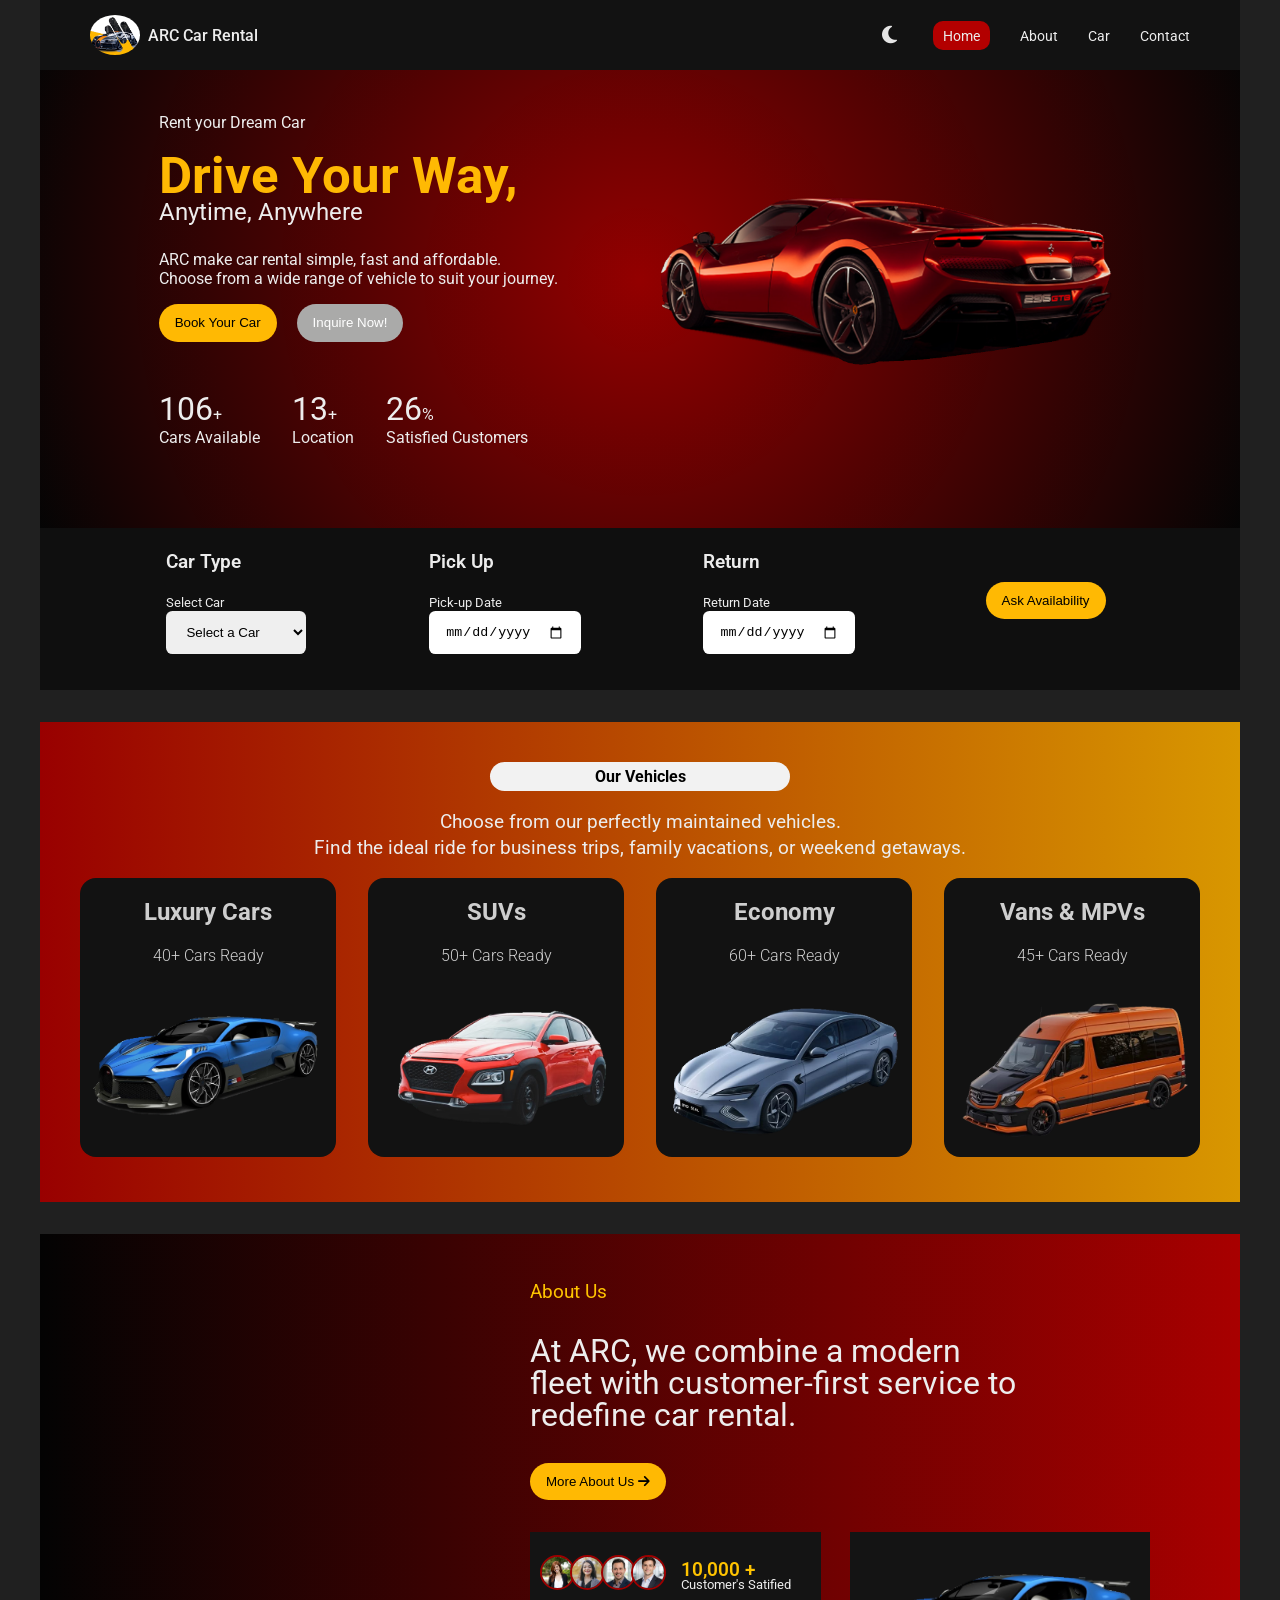
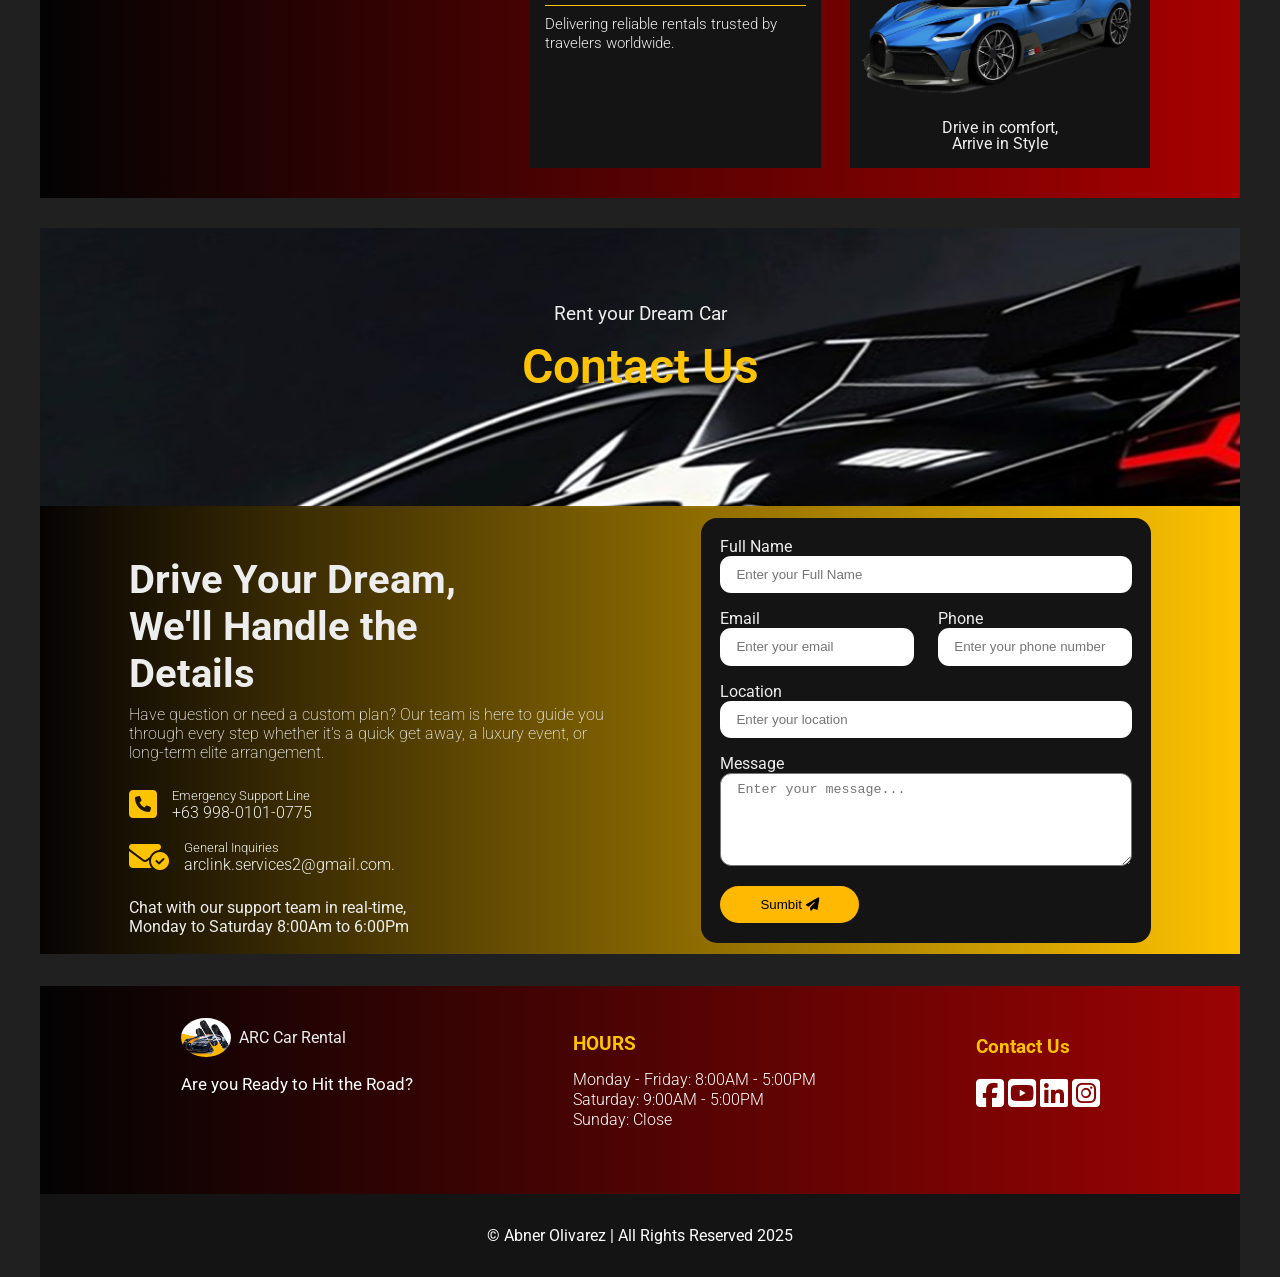
<file: index.html>
<!DOCTYPE html>
<html lang="en">
<head>
    <meta charset="UTF-8">
    <meta name="viewport" content="width=device-width, initial-scale=1.0">
    <title>Rent A Car</title>
    <link rel="stylesheet" href="css/style.css">
    <link rel="stylesheet" href="css/availablecar.css">
    <link rel="stylesheet" href="css/media.css">
    <!-- Your Website Favicon Icon -->
    <link rel="icon" type="image/png" href="image/favcon.png">
    
    <link rel="stylesheet" href="https://cdnjs.cloudflare.com/ajax/libs/font-awesome/6.4.2/css/all.min.css">
    <link href="https://fonts.googleapis.com/css2?family=Montserrat:ital,wght@0,100..900;1,100..900&family=Roboto:ital,wght@0,100..900;1,100..900&display=swap" rel="stylesheet">
</head>
    <!-- Navbar Section -->
    <div class="navbar"></div>

    <!-- Hero Section -->
    <section>
            <div class="hero-container">
                <div class="content">
                    <div class="title">
                        <span class="rent-dreamcar">Rent your Dream Car</span>
                        <h1>Drive Your Way,</h1>
                        <p>Anytime, Anywhere</p>
                        <p class="page-content">ARC make car rental simple, fast and affordable.</p>
                        <p class="page-content">Choose from a wide range of vehicle to suit your journey.</p>

                        <div class="btn-container">
                            <a href="carlist.html">
                                <button class="bookbtn">Book Your Car</button>
                            </a>
                            <a href="#contact">
                                <button class="carlistbtn">Inquire Now!</button>
                            </a>
                        </div>

                        <div class="cars-availability-container">
                            <div class="cars">
                                <span class="cars-number" data-target="400">0</span>+<br>
                                <span>Cars Available</span>
                            </div>
                            <div class="cars">
                                <span class="cars-number" data-target="50">0</span>+<br>
                                <span>Location</span>
                            </div>
                            <div class="cars">
                                <span class="cars-number" data-target="98">0</span>%<br>
                                <span>Satisfied Customers</span>
                            </div>
                        </div>

                    </div>
                    <img src="image/hero-background.png" alt="" class="hero-image">
                    
                </div>
                
            </div>
    </section>

<!-- Rent Information Details  -->
    <section>
        <div class="clientrent-details">
            
                <div class="rent-content">
                
                        <div class="rent-info">
                            <p class="rent-title">Car Type</p>
                            <span>Select Car</span><br>
                            <select name="" id="select" class="select">
                                <option value="">Select a Car</option>
                                <option value="Luxury">Luxury Cars</option>
                                <option value="SUV">SUVs</option>
                                <option value="Economy">Economy Cars</option>
                                <option value="Electric">Electric Cars</option>
                                <option value="Van">Vans & MPVs</option>
                            </select>
                        </div>

                        <div class="rent-info">
                            <P class="rent-title">Pick Up</P>
                            <label>Pick-up Date</label><br>
                            <input type="date" name="pickup-date">
                        </div>

                        <div class="rent-info">
                            <p class="rent-title">Return</p>
                            <label>Return Date</label><br>
                            <input type="date" name="return-date">
                        </div>


                        <div class="popup-message-container">
                            <p class="popup-headtitle"></p>

                            <div>
                                <div class="popup-message">
                                    <!-- Load Image Here -->
                                </div>
                                <i class="fa-solid fa-circle-xmark xmark-icon"></i>
                            </div>
                            
                        </div>

                            
                        
                        <div class="askBtn">
                            <button class="btn availabilityBtn">Ask Availability</button>
                        </div>
                </div>
            
        </div>

    </section>

    <!-- Car Categories Section -->
    <section id="car">
        <div class="cartegory-container">
            <div class="category-title">
                <h2>Our Vehicles</h2>
                <p class="right-car">Choose from our perfectly maintained vehicles.  </p>
                <p>Find the ideal ride for business trips, family vacations, or weekend getaways.</p>
            </div>

            <div class="car-category">
                    <!-- Load Image Here  -->
            </div>
        </div>
    </section>

<!-- About Section -->
    <section id="about">
        <div class="about-container">
            <div class="about-content">
                <video class="about-video" autoplay muted loop playsinline>
                    <source src="image/car/car.mp4" type="video/mp4" class="video-play">
                </video>

                <div class="aboutarc-container">
                    <h2 class="aboutarc">About Us</h2>
                    <p>
                        At ARC, we combine a modern<br> 
                        fleet with customer-first service to<br>
                        redefine car rental.
                    </p>
                    <button class="aboutBtn" onclick="aboutUs()">More About Us
                        <i class="fa-solid fa-arrow-right"></i>
                    </button>

                    <div class="profile-container">

                        <div class="profile-grid">
                            <div class="profile-content">
                                <div class="profile-img">
                                    <div class="flex-image">
                                        <img src="image/profile1.jpg" alt="" class="profile">
                                        <img src="image/profile2.jpg" alt="" class="profile">
                                        <img src="image/profile3.jpg" alt="" class="profile">
                                        <img src="image/profile4.jpg" alt="" class="profile">
                                    </div>
                                    
                                    <p>
                                        <span class="rated">10,000 +</span><br>
                                            Customer's Satified
                                    </p>
                                </div>

                                <div>
                                    <div class="hline"></div>
                                    <span>
                                        Delivering reliable rentals trusted by<br>
                                        travelers worldwide.
                                    </span>
                                </div>
                            </div>
                                
                            
                            <div class="drive-img">
                                <img src="image/car/luxurycar.png" alt="">
                                <p>
                                    Drive in comfort,<br>
                                    Arrive in Style
                                </p>
                            </div>
                        </div>

                        

                    </div>

                </div>
            </div>
        </div>
    </section>


    <!-- Contact Us Section -->
    <section id="contact">
        <div class="contact-container">
            <h3>Rent your Dream Car</h3>
            <p>Contact Us</p>
        </div>

        <!-- Grid portion -->
        <div class="contact-content">
                <div class="contact-title">
                    <p>
                        <span>Drive Your Dream,</span><br>
                        We'll Handle the<br>
                        Details
                    </p>

                    <div class="contact-text">
                        Have question or need a custom plan? Our team is here to guide you<br>
                        through every step whether it's a quick get away, a luxury event, or<br> 
                        long-term elite arrangement.
                    </div>

                    <div class="sub-text">
                        <i class="fa-solid fa-square-phone icon"></i>

                        <div class="text-content">
                            <span class="emergency">Emergency Support Line</span>
                            <p>+63 998-0101-0775</p>
                        </div>
                    </div>

                    <div class="sub-text">
                        <i class="fa-solid fa-envelope-circle-check icon"></i>

                        <div class="text-content">
                            <span class="emergency">General Inquiries</span>
                            <p>arclink.services2@gmail.com.</p>
                        </div>
                    </div>

                        <p class="chat-support">Chat with our support team in real-time,<br> Monday to Saturday 8:00Am to 6:00Pm</p>
                    
                </div>

             <!-- Form Input Section -->
                <div class="form-container">                
                        <form action="">
                            <div class="field-input">
                                <label for="">Full Name</label><br>
                                <input type="text" name="name" class="name" placeholder="Enter your Full Name">
                            </div>

                            <div class="field-cont">
                                <div class="field-input">
                                    <label for="">Email</label><br>
                                    <input type="text" name="email" class="email" placeholder="Enter your email">
                                </div>

                                <div class="field-input">
                                    <label for="">Phone</label><br>
                                    <input type="text" name="phone" placeholder="Enter your phone number">
                                </div>
                            </div>

                            <div class="field-input">
                                <label for="">Location</label><br>
                                <input type="text" name="location" placeholder="Enter your location">
                            </div>

                            <div class="field-input">
                                <label for="">Message</label><br>
                                <textarea type="text" name="message" rows="5" cols="10" placeholder="Enter your message..."></textarea>
                            </div>

                            <button type="submit" class="formBtn">
                                Sumbit <i class="fa-solid fa-paper-plane paper-plane"></i>
                            </button>
                        </form>
                </div>

            
        </div>

    </section>

<!-- Footer Section -->
    <div class="footer"></div>

    <script src="js/navbar.js"></script>
    <script src="js/script.js"></script>
    <script src="js/like.js"></script>
    
    

    
</body>
</html>
</file>
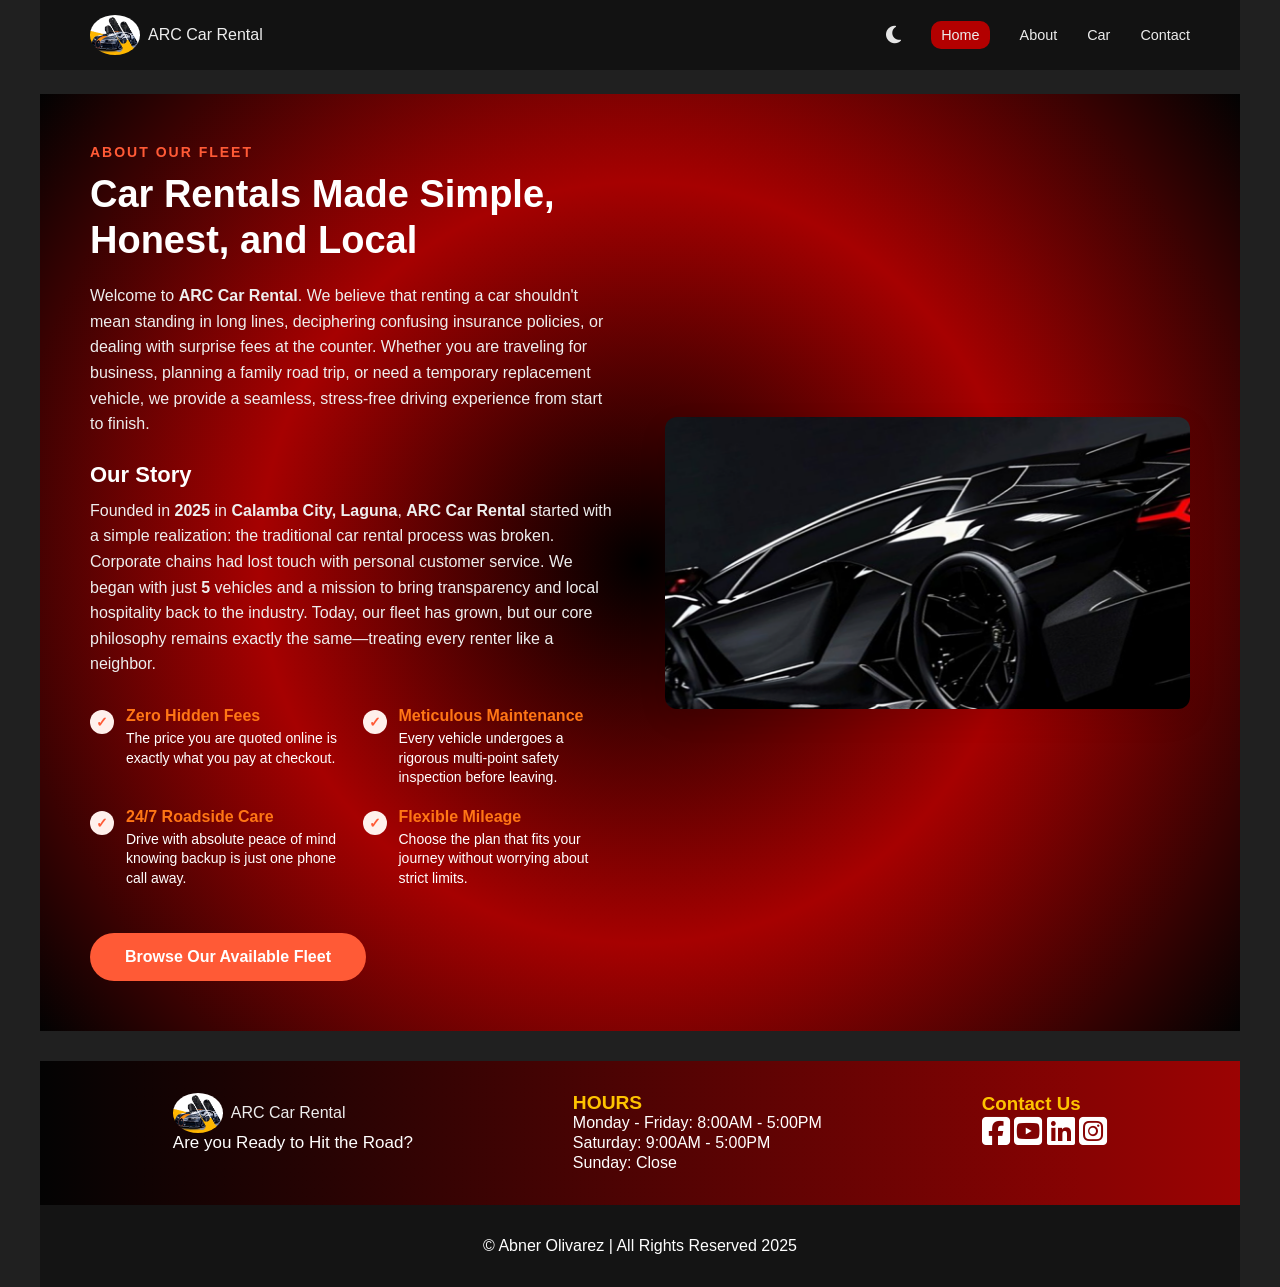
<file: about.html>
<!DOCTYPE html>
<html lang="en">
<head>
    <meta charset="UTF-8">
    <meta name="viewport" content="width=device-width, initial-scale=1.0">
    <title>Car Catalog</title>
 <!-- Your Website Favicon Icon -->
    <link rel="icon" type="image/png" href="image/favcon.png">
    <!-- <link rel="stylesheet" href="style.css"> -->
    <link rel="stylesheet" href="css/about.css">
</head>
<body>
 
 <!-- Navbar Section -->
<div class="navbar"></div>


<section class="about-section">
    <div class="aboutUs-container">
        
        <!-- Left Column: Written Content -->
        <div class="aboutUs-content">
            <span class="about-subtitle">ABOUT OUR FLEET</span>
            <h1 class="about-title">Car Rentals Made Simple, Honest, and Local</h1>
            
            <p class="about-description">
                Welcome to <strong>ARC Car Rental</strong>. We believe that renting a car shouldn't mean standing in long lines, deciphering confusing insurance policies, or dealing with surprise fees at the counter. Whether you are traveling for business, planning a family road trip, or need a temporary replacement vehicle, we provide a seamless, stress-free driving experience from start to finish.
            </p>
            
            <h3 class="story-title">Our Story</h3>
            <p class="about-description">
                Founded in <strong>2025</strong> in <strong>Calamba City, Laguna</strong>, <strong>ARC Car Rental</strong> started with a simple realization: the traditional car rental process was broken. Corporate chains had lost touch with personal customer service. We began with just <strong>5</strong> vehicles and a mission to bring transparency and local hospitality back to the industry. Today, our fleet has grown, but our core philosophy remains exactly the same—treating every renter like a neighbor.
            </p>

            <!-- 2x2 Custom Grid for Pillars -->
            <div class="pillars-grid">
                <div class="pillar-card">
                    <span class="pillar-icon">✓</span>
                    <div class="pillar-text">
                        <h4>Zero Hidden Fees</h4>
                        <p>The price you are quoted online is exactly what you pay at checkout.</p>
                    </div>
                </div>
                <div class="pillar-card">
                    <span class="pillar-icon">✓</span>
                    <div class="pillar-text">
                        <h4>Meticulous Maintenance</h4>
                        <p>Every vehicle undergoes a rigorous multi-point safety inspection before leaving.</p>
                    </div>
                </div>
                <div class="pillar-card">
                    <span class="pillar-icon">✓</span>
                    <div class="pillar-text">
                        <h4>24/7 Roadside Care</h4>
                        <p>Drive with absolute peace of mind knowing backup is just one phone call away.</p>
                    </div>
                </div>
                <div class="pillar-card">
                    <span class="pillar-icon">✓</span>
                    <div class="pillar-text">
                        <h4>Flexible Mileage</h4>
                        <p>Choose the plan that fits your journey without worrying about strict limits.</p>
                    </div>
                </div>
            </div>

            <a href="carlist.html" class="about-btn">Browse Our Available Fleet</a>
        </div>

        <!-- Right Column: Visual Media Box -->
        <div class="about-media">
            <img src="image/car/aboutcar.png" alt="Our Rental Fleet" class="about-img">
        </div>

    </div>
</section>


<!-- Footer Section -->
    <div class="footer"></div>

    <script src="js/navbar.js"></script>


</body>
</html>
</file>
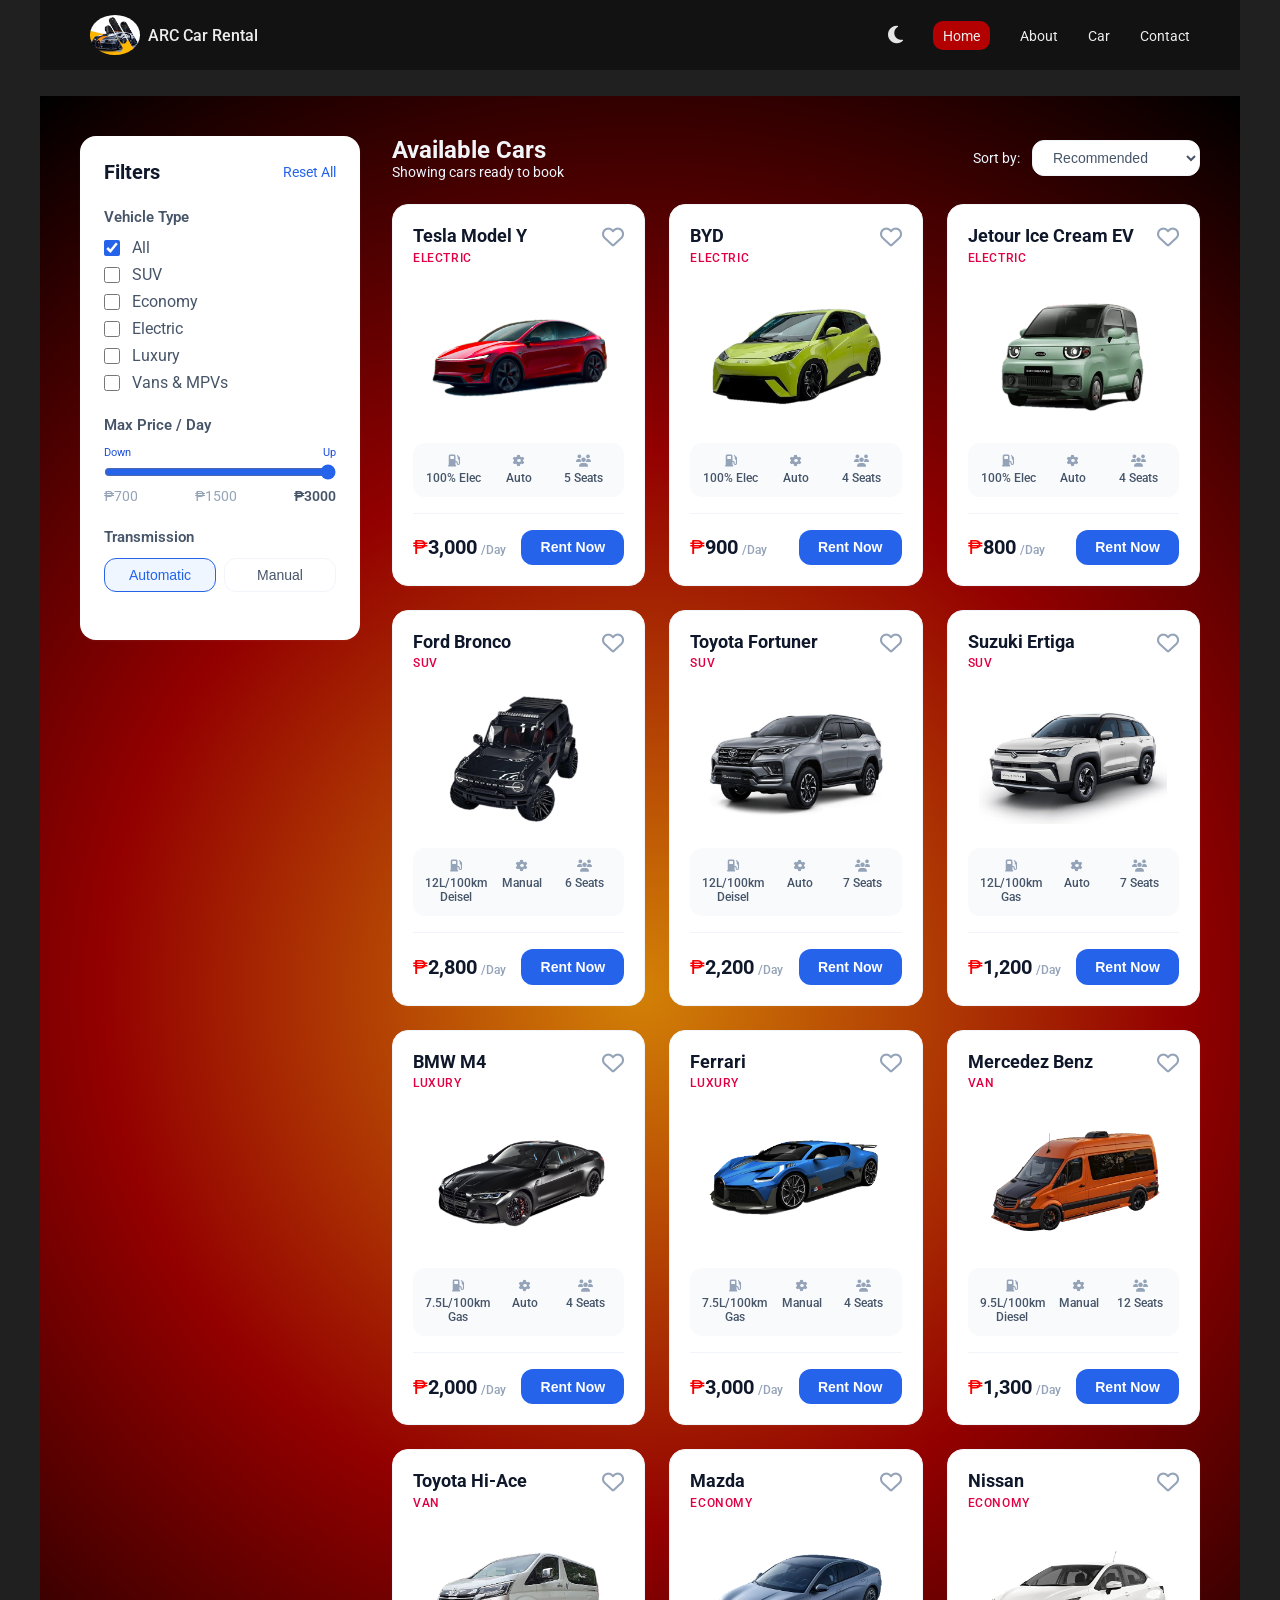
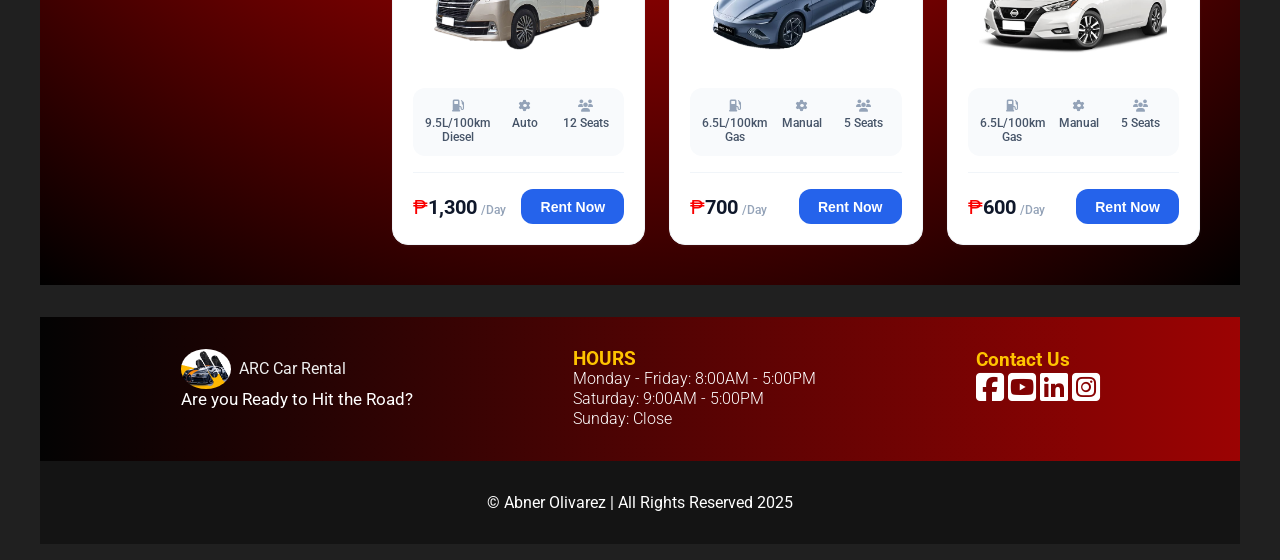
<file: carlist.html>
<!DOCTYPE html>
<html lang="en">
<head>
    <meta charset="UTF-8">
    <meta name="viewport" content="width=device-width, initial-scale=1.0">
    <title>Car Catalog</title>
   <!-- Your Website Favicon Icon -->
    <link rel="icon" type="image/png" href="image/favcon.png">
    
    <link rel="stylesheet" href="css/carlist.css">
</head>
<body>

<!-- Navbar Section -->
    <div class="navbar"></div>


    <div class="container">
        
        <!-- Filter Sidebar -->
        <aside class="sidebar">
            <div class="sidebar-header">
                <h2>Filters</h2>
                <span class="reset-btn">Reset All</span>
            </div>
            
            <!-- Vehicle Type -->
            <div class="filter-group">
                <h3>Vehicle Type</h3>
                <div class="checkbox-list">
                    <label class="checkbox-item">
                        <input type="checkbox" checked class="check-item" value="all"> All
                    </label>
                    
                    <label class="checkbox-item">
                        <input type="checkbox" class="check-item" value="SUV"> SUV
                    </label>

                    <label class="checkbox-item">
                        <input type="checkbox" class="check-item" value="Economy"> Economy
                    </label>

                    <label class="checkbox-item">
                        <input type="checkbox" class="check-item" value="Electric"> Electric
                    </label>

                    <label class="checkbox-item">
                        <input type="checkbox" class="check-item" value="Luxury"> Luxury
                    </label>

                    <label class="checkbox-item">
                        <input type="checkbox" class="check-item" value="Van"> Vans & MPVs
                    </label>
                </div>
            </div>

            <!-- Price Range -->
            <div class="filter-group">
                <h3>Max Price / Day</h3>
                <div class="slider-labels">
                    <span class="minus">Down</span>
                    <span class="plus">Up</span>
                </div>
                <input type="range" min="700" max="3000" value="3000" class="price-slider">
                <div class="slider-labels">
                    <span>₱700</span>
                    <span>₱1500</span>
                    <span class="current-price">₱3000</span>
                    
                </div>
            </div>

            <!-- Transmission -->
            <div class="filter-group">
                <h3>Transmission</h3>
                <div class="toggle-buttons">
                    <button class="toggle-btn active" data-transmissiontype="Auto">Automatic</button>
                    <button class="toggle-btn" data-transmissiontype="Manual">Manual</button>
                </div>
            </div>
        </aside>

        <!-- Main Content -->
        <main class="main-content">
            <!-- Top Bar -->
            <div class="top-bar">
                <div class="top-bar-title">
                    <h1>Available Cars</h1>
                    <p>Showing cars ready to book</p>
                </div>
                <div class="sort-container">
                    <span class="sort-label">Sort by:</span>
                    <select class="sort-select">
                        <option value="recommended">Recommended</option>
                        <option value="low-high">Price: Low to High</option>
                        <option value="high-low">Price: High to Low</option>
                        <option vlaue="top-rated">Top Rated</option>
                    </select>
                </div>
            </div>

            <!-- Loading Animation -->
            <div class="loading" style="display:none;">
                <div class="spinner"></div>
            </div>

            <!-- Car Grid -->
            <div class="car-grid">
                <!--Image Load Here  -->
            </div>

        </main>
    </div>

<!-- Fill Up Form for Rental -->
<div class="rental-modal">
    <div class="modal-content">

        <div class="modal-header">
            <h2>Please Fill Up Car Rental Form</h2>
            <button class="close-modal">&times;</button>
        </div>

        <div class="modal-body">
            <form action="">
                    <div class="input-group">
                        <label>Full Name</label>
                        <input type="text" class="name" name="name" placeholder="Enter your full name">
                    </div>

                    <div class="phone-email-container">
                        <div class="input-group">
                            <label>Email Address</label>
                            <input type="email" class="email" name="email" placeholder="Enter your email">
                        </div>

                        <div class="input-group">
                            <label>Phone Number</label>
                            <input type="tel" class="phone" name="phone" placeholder="09XXXXXXXXX">
                        </div>
                    </div>

                    <div class="date-grid">

                        <div class="input-group">
                            <label>Pickup Date</label>
                            <input type="date" name="pickupdate" class="pickup-date">
                        </div>

                        <div class="input-group">
                            <label>Return Date</label>
                            <input type="date" name="returndate" class="return-date">
                        </div>

                    </div>

                    <div class="input-group">
                        <label>Additional Notes</label>
                        <textarea name="message" rows="4" placeholder="Special requests..."></textarea>
                    </div>

                    
                    <div class="mode-container">
                        <h5>Mode Of Payment</h5>
                        <div class="mode-grid">
                            <div class="payment-option">
                                    <input type="radio" id="maya" name="payment" hidden>
                                    <label for="maya" class="payment-card">
                                        <img src="image/mayalogo.png" alt="Maya">
                                        <i class="fa-solid fa-circle-check check-icon"></i>
                                    </label>
                                </div>

                                <div class="payment-option">
                                    <input type="radio" id="gcash" name="payment" hidden>
                                    <label for="gcash" class="payment-card">
                                        <img src="image/gcashlogo.png" alt="GCash">
                                        <i class="fa-solid fa-circle-check check-icon"></i>
                                    </label>
                                </div>

                                <div class="payment-option">
                                    <input type="radio" id="visa" name="payment" hidden>
                                    <label for="visa" class="payment-card">
                                        <img src="image/visacard.png" alt="Visa">
                                        <i class="fa-solid fa-circle-check check-icon"></i>
                                    </label>
                                </div>
                        </div>
                    </div>

                </div>

                <div class="modal-footer">
                    <button class="cancel-btn">Cancel</button>
                    <button type="submit" class="confirm-btn">Confirm Rental</button>
                </div>
        </form>
    </div>
</div>


    <!-- Footer Section -->
    <div class="footer"></div>


    <script src="js/navbar.js"></script>
    <script src="js/carlist.js"></script>
    <script src="js/like.js"></script>



</body>
</html>
</file>
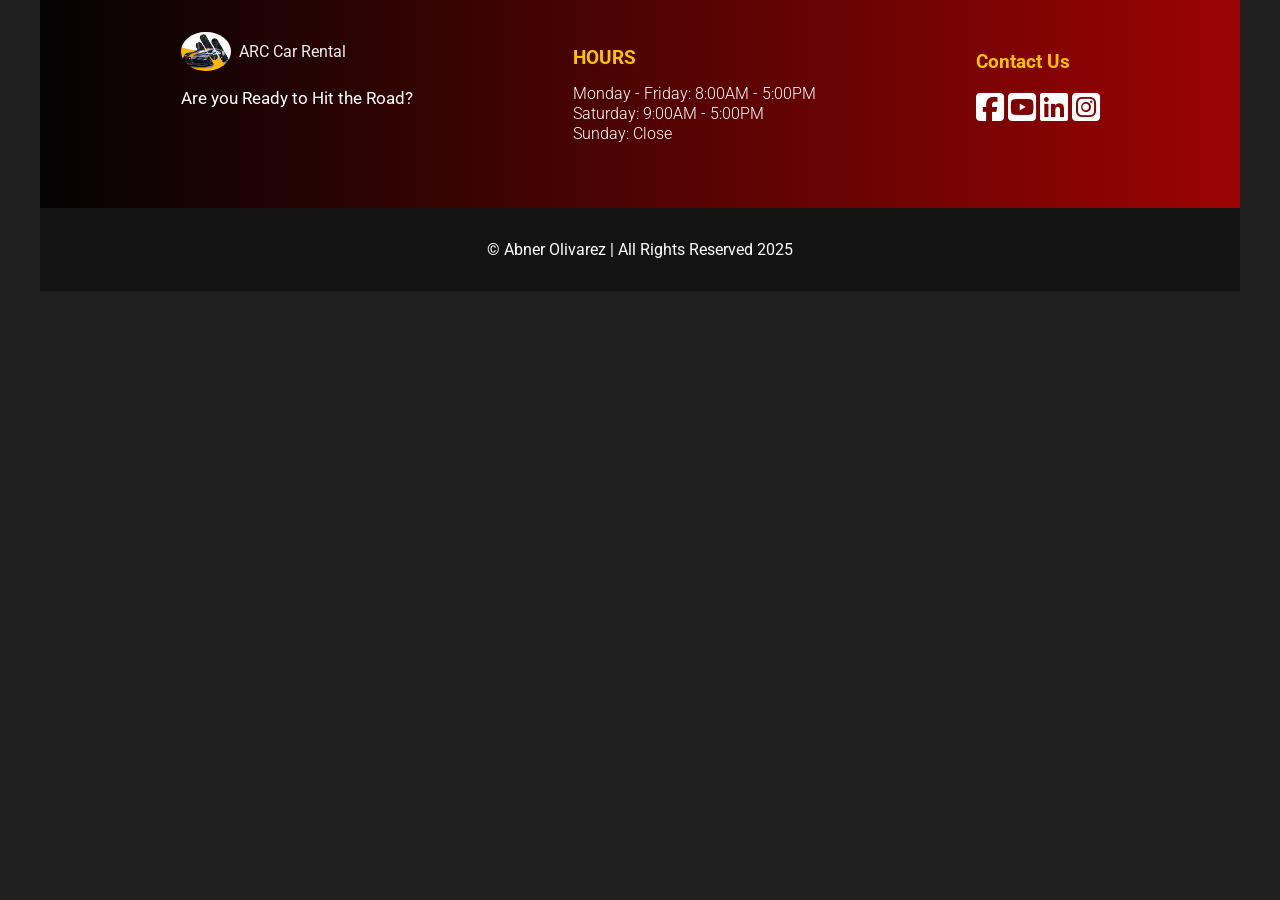
<file: footer.html>
<!DOCTYPE html>
<html lang="en">
<head>
    <meta charset="UTF-8">
    <meta name="viewport" content="width=device-width, initial-scale=1.0">
    <title>Rent A Car</title>
    <link rel="stylesheet" href="css/style.css">
    <link rel="stylesheet" href="css/media.css">
    <link rel="stylesheet" href="https://cdnjs.cloudflare.com/ajax/libs/font-awesome/6.4.2/css/all.min.css">
    <link href="https://fonts.googleapis.com/css2?family=Montserrat:ital,wght@0,100..900;1,100..900&family=Roboto:ital,wght@0,100..900;1,100..900&display=swap" rel="stylesheet">
</head>
<body>

<footer class="footer-container">
      <div class="footer-content">
          <div class="home">
                <a href="index.html" class="arc">
                    <img src="image/carslogo.png" alt="logo restaurant" class="footer-logo">
                    <span >ARC Car Rental</span>
                </a>
                <p>Are you Ready to Hit the Road?</p>
          </div>
          
          <div class="hours">
            <h2>HOURS</h2>
            <p>
                Monday - Friday: 8:00AM - 5:00PM<br>
                Saturday: 9:00AM - 5:00PM<br>
                Sunday: Close
            </p>
          </div>
          
          <div class="socialmedia-icon">
            <h3>Contact Us</h3>
            <a href="#"><i class="fa-brands fa-square-facebook"></i></a>
            <a href="#"><i class="fa-brands fa-square-youtube"></i></a>
            <a href="#"><i class="fa-brands fa-linkedin"></i></a>
            <a href="#"><i class="fa-brands fa-square-instagram"></i> </a>
          </div>
      </div> 
       <p class="footer_copy">&#169; Abner Olivarez | All Rights Reserved 2025</p> 
    </footer>

    <script src="js/navbar.js"></script>

</body>
</html>
</file>
<file: css/style.css>
*{
  box-sizing: border-box;
}
html {
  scroll-behavior: smooth;
}
img{
    max-width: 100%;
    height: auto;
}

/* =======Dark Mode Default Setting====== */
body {
  margin: 0;
  font-family: Roboto, sans-serif;
  background-color: #000000df;
  font-optical-sizing: auto;
}


/* ====Light Mode Section==== */
body.light-mode{
    background: #fff;
    color: #222;

    .car-card{
        background: #fff;
        color: #222;
    }

    .navbar-container{
        background: #e7e7e7;

        .navbar-links li a{
            color: #000;
        }
        .company-name{
            color: #000;
        }
    }

    .dark-mode{
        color: #000;
    }

    .footer_copy{
        background-color: #e7e7e7;
        color: #000;
    }
    .burger-Menubtn{
        background-color: #000;
    }

    .clientrent-details{
        background-color: #e7e7e7;
    }
    .rent-info{color:#000000;}

    .carImage-container{
        background-color: #e2e2e2;

        h1,p{color:#000}
    }

    /* have an issue in this part can't change the background in light mode  */
    .profile-grid{
        .profile-content, .drive-img{
            background-color: #e2e2e2;
            
        }
    }

    .form-container{
        background-color: #cccccc;
        label{
            color: #000;
        }
        
    }
    
    

}
/* ============================================== */


/* =======Navbar Section========= */
.navbar-container{
    width: min(1200px, 100%);
    height: 70px;
    margin: 0 auto;
    background-color: #121212;

    position: fixed;
    top:0;
    left: 50%;
    transform: translateX(-50%);

    display: flex;
    justify-content: space-between;
    align-items: center;
    padding: 0 50px;
    z-index: 100;
}

.navcarlogo-container{
    display: flex;
    align-items: center;
    color: #cecece;
    gap: 10px;

    .company-name{
        font-weight: 500;  
    }

    .arc{
        display: flex;
        align-items: center;
        text-decoration: none;
        color: #ededed;
        gap: .5rem;
    }
}
.navbar-logo{
    width: 50px;
    border-radius: 50%;
    cursor: pointer;
}

/* Burger Menu Button for Small Device */
.burgerBtn-container{
    display: none;
}

.burger-Menubtn{
    background-color: #e0e0e0;
    width: 25px;
    height: 4px;

    border-radius: 5px;
    margin-bottom: 5px;
    z-index: 2;
    cursor: pointer;
    transition: all .3s ease-in-out;
}
.darkmode-container{
    display: flex;
    justify-content: flex-end;
    
    .dark-mode{
        color: #e5e5e5;
        font-size: 20px;
        cursor: pointer;
    }
}

.navbar-links{
    display: flex;
    list-style: none;
    gap: 30px;
    align-items: center;

    .theme-btn{
        background-color: transparent;
        border: none;
    }
}


.navbar-links li a{
    text-decoration: none;
    color: #ececec;
    font-size: .9rem;
    align-items: center;
    transition: all .3s ease-in-out;
    &:hover{
        color: #e1e0e0;
    }
}

.nav-menu.active{
    background-color: #b30000;
    padding: 5px 10px;
    border-radius: 10px;
    
    &:hover{
        background-color: #cb0000;
        /* box-shadow: 0 4px 12px rgba(252, 128, 50, 0.5);
        transform: translateY(-2px); */
    }
}
/* ================================================================ */

/* Hero Section */
.hero-container{
    width: min(1200px, 100%);
    margin: 30px auto;

    height: 500px;
    /* background: linear-gradient(
        90deg,
        #040404 0%,
        #750000 50%,
        #141414 100%
        ); */

        background: radial-gradient(circle,#930000, #000000db);

    display: flex;
    align-items: center;
    padding: 40px;
   

    .content{
        display: flex;
        justify-content: space-evenly;
        width: 100%;
        color: #ededed;
        align-items: center;
    }

    .title{
        padding: 10px 15px;
    }

    h1{
        color: #ffb903;
        font-size: 3.2rem;
        margin-top: .8rem;
        margin-bottom: -2rem;
    }

    p{
        font-size: 1.5rem;
    }

    .page-content{
        font-size: 1rem;
        margin-bottom: -1rem;
        
    }
    .btn-container{
        margin-top: 2rem;
        margin-bottom: 3rem;
       
    }

    .btn-container a{
         text-decoration: none;
    }

    .bookbtn{
        padding:.7rem 1rem;
        border-radius: 1.5rem;
        
        background-color:#ffb903;
        border: none;
        cursor: pointer;
        &:hover{
            background-color:#ffc942;
        }
    }
    .carlistbtn{
        padding:.7rem 1rem;
        border-radius: 1.5rem;
         color: #fff;
        background-color:#aaaaa9;
        margin: 0 1rem;
        border: none;
        cursor: pointer;
        &:hover{
            background-color:#dbdbdb;
            color: #121212;
        }
    }

    .hero-image{
        width:100%;
        max-width: 500px;
        height: auto;
        object-fit: cover;
        display: block;
    }

    .cars-availability-container{
        display: flex;
        gap: 2rem;

       
        .cars-number{
            font-size: 2rem;
            
        }
    }
    

}
/* =========================================================== */

/* Client Rent Details Section */
.clientrent-details{
    width: min(1200px, 100%);
    margin: 0 auto;

    background-color: #0f0f0f;
    padding: 50px;
    margin-bottom: 2rem;
    padding: 0 40px;
    

    .rent-content{
        display: flex;
        justify-content: space-around;
        padding: 25px;
        margin-top: -2rem;
    }
    .rent-info{
        color: #ececec;
        margin-top: -1.4rem;
        
    }
    .rent-info input, .select{
        padding: .8rem 1rem;
        border-radius: .4rem;
        margin-bottom: .7rem;
        border: none;
        
    }
    
    .rent-info span, .rent-info label{
        font-size: .8rem;
        padding: .5rem 0;
    }
    .rent-title{
        font-size: 1.2rem;
        font-weight: 600;
    }
    
    .askBtn{
        padding: 1.8rem  .5rem;
    }

    

    .askBtn button{
        padding:.7rem 1rem;
        border-radius: 1.5rem;
        background-color:#ffb903;
        border: none;
        cursor: pointer;
        &:hover{
            background-color:#ffc942;
        }
    }

  
}

/* Car Category Section */

.cartegory-container{
    width: min(1200px, 100%);
    margin: 0 auto;
    
    background:linear-gradient(
        90deg,
        #990000 0%,
        #d89700 100%,
        #940000 100%
     );

    text-align: center;
    padding: 40px;
    margin-bottom: 2rem;

     

     .category-title{
        color: #ececec;
        align-items: center;
     }

    h2{
        color: #000;
        background-color: #f2f2f2;
        width: min(300px, 100%);
        font-size: 1rem;
        padding: .3rem;
        border-radius: 1rem;
        margin: auto;
    }
    .right-car{
        margin-bottom: -1rem;
        
    }
    p{
        font-size: 1.2rem;
        font-weight: 400;
    }

    .car-category{
        display: grid;
        grid-template-columns: repeat(auto-fit, minmax(220px, 1fr));
        gap: 2rem;
       
        
    }

    .carImage-container{
        background-color: #121212;
        border-radius: 1rem;
        color: #cecece;
        cursor: pointer;
        transition: all .3s ease-in-out;

        &:hover{
            transform: scale(1.1);
            box-shadow: 0 8px 25px rgba(255, 255, 255, 0.951); 
               
        }

        a{
            text-decoration: none;
            color: #cecece;
        }
        

        h1{
            font-size: 1.5rem;
        }       
        p{
            font-size: 1rem;
            font-weight: 300;
        }
        img{
            width: 250px;
            min-height: auto;
        }
    }

}

/* About Section */
.about-container{
    width: min(1200px, 100%);
    margin: 30px  auto;
    padding: 0 50px;
    background:linear-gradient(
        90deg,
        #030303 0%,
        #a80000 100%,
        #fec300 80%
     );
     

   .about-video{
        width: min(350px,100%);
        min-height: 250px;
        display: block;
        overflow: hidden;
    }

    .about-content{
        display: flex;
        justify-content: space-between;
    }

    .aboutarc-container{
        width: min(700px, 100%);
        padding: 30px 40px;
        

        .aboutarc{
            color: #fec300;
            font-weight: 400;
            font-size: 1.2rem;
            
        }
        p{
            color: #ededed;
            font-size: clamp(25px, 8vw, 32px);
            line-height: 1;
        }

        .aboutBtn{
            padding:.7rem 1rem;
            border-radius: 1.5rem;
            background-color:#ffb903;
            border: none;
            cursor: pointer;
            margin-bottom: 2rem;
            &:hover{
                background-color:#ffc942;
            }
        }

        .profile-container{

                .profile-grid{
                    display: flex;
                    justify-content: space-between;

                .profile-content{
                    background-color: #141414;
                    padding: 15px;
                        
                                .profile-img{
                                    display: flex;
                                    width: min(700px, 100%);
                                }
                                .flex-image{
                                    display: flex;
                                    margin: .5rem 0;
                                    
                                }
                            
                                .profile{
                                    width: 100%;
                                    max-width: 35px;
                                    height: 35px;
                                    border-radius: 50%;
                                    margin-left: -.3rem;
                                    border: 2px solid #9d0000;
                                }
                                .rated{
                                    color: #fec300;
                                    font-size: 1.2rem;
                                    font-weight: 600;
                                    
                                }

                                p{
                                    font-size: .8rem;
                                    padding: 0 15px;
                                }


                                 .hline{
                                    border-top: 1px solid #fec300;
                                    margin-bottom: .5rem;
                                 }

                                 span{
                                    color: #ededed;
                                    font-weight: 300;
                                    font-size: clamp(15px, 8vw, 15px);
                                    };
                            }

                 .drive-img{
                    background-color: #141414;
                    text-align: center;
                    gap: 2rem;
                }

                img{
                    width: 100%;
                    max-width: 300px;
                    margin-bottom: -2.5rem;
                }

                p{
                    font-size: 1rem;
                }
                
            }

           

           

        }

        
        
    }
}


/* Contact Section */
.contact-container{
    position: relative;
    width: min(1200px, 100%);
    margin: 0 auto;
    background-image: url(../image/car/aboutcar.png);
    min-height: 280px;
    background-size: cover;
    margin-bottom: -.1rem;
    z-index: -1;

            h3{
                color: #ededed;
                position: absolute;
                top: 20%;
                left: 50%;
                transform: translate(-50%);
                font-weight: 400;
            }

            p{
                position: absolute;
                top: 22%;
                left: 50%;
                transform: translate(-50%);
                color: #fec300;
                font-size: 3rem;
                font-weight: 600;
                
            }
    
    }


.contact-content{
        display: flex;
        justify-content: space-around;
        align-items: center;
        
        width: min(1200px, 100%);
        margin: 0 auto;
        background: linear-gradient(
        90deg,
        #030000e8 0%,
        #fec300 100%,
        #010000e8 100%
        );
        padding: 10px 40px;
        margin-bottom: 2rem;

        p{
            color: #ededed;
            font-size: 2.5rem;
            font-weight: 700;
            margin-bottom: .5rem;
        }
        .contact-text{
            color: #ededed;
            font-weight: 200;
            margin-bottom: 1rem;
        }

        .sub-text{
            display: flex;
            align-items: center;   /* Vertically center the icon */
            gap: 15px;             /* Space between icon and text */
        }

        .text-content{
            display: flex;
            flex-direction: column; /* Stack the two text lines */
            color: #ededed;
            margin-top: .6rem;
        }

        .icon{
            color: #fec300;
            font-size: 2rem;
        }

        .emergency{
            font-weight: 300;
            font-size: .8rem;
            margin-bottom: -1rem;
        }

        
        .sub-text p{
            font-size: 1rem;
            font-weight: 300;
        }

        .chat-support{
            font-size: 1rem;
            font-weight: 400;
        }

        /* Form Container */
        .form-container{
            background-color: #141414;
            padding: 1.2rem;
            width: min(450px, 100%);
            border-radius: 1rem;
        }
        .field-cont{
            display: flex;
            gap: 1.5rem;
        }

        .field-input{
             margin-bottom: 1rem;
             color: #ededed;
        }
        .field-input input{
            padding: .7rem 1rem;
            border-radius: .7rem;
            border: none;
            width: 100%;
        }
        .field-input textarea{
            width: 100%;
            border-radius: .7rem;
            padding: .5rem 1rem;
        }

        .formBtn{
            padding:.7rem 2.5rem;
            border-radius: 1.5rem;
            background-color:#ffb903;
            border: none;
            cursor: pointer;
            transition: all .3s ease-in-out;
            &:hover{
                background-color:#ffc942;
                color: #212121;
            }
        }
        
    }





/* Footer Section */
.footer-container{
    width: min(1200px, 100%);
    margin: 0 auto;
    background: linear-gradient(
    90deg,
        #030303 0%,
        #a80000e8 100%,
        #ffc400 100%
  );
}

.footer-container .footer-content{
  display: flex;
  justify-content: center;
  gap: 10rem;
  padding: 2rem;
  color: #fff;
  font-size: 1rem;
}

.footer-logo{
    width: 50px;
    border-radius: 50%;
}

.home .arc{
    display: flex;
    align-items: center;
    text-decoration: none;
    color: #ededed;
    gap: .5rem;
}
.home p{
    font-size: clamp(10px, 8vw, 17px);
}

/* Icon Section FB YT LINKIN Instagram */

.fa-square-facebook {
 
  transition: all .3s ease;
  cursor: pointer;
}
.fa-square-facebook:hover{
  color: #0059ff;
  
}
.fa-square-youtube{
  
  transition: all .3s ease;
  cursor: pointer;
}
.fa-square-youtube:hover{
  color: #ff1e00;
  
}
.fa-linkedin{
  
  transition: all .3s ease;
  cursor: pointer;
}
.fa-linkedin:hover{
  color: #5c8de9;
  
}
.fa-square-instagram{
  
  transition: all .3s ease;
  cursor: pointer;
}
.fa-square-instagram:hover{
  color: #e60f93;
 
}

.socialmedia-icon h3{
  color: #fec300;
}

.socialmedia-icon i{
  font-size: 2rem;
  color: #ffff;
}

footer .home h1, footer .home h3, footer .hours h2{
  font-size: 1.2rem;
  color: #fec300;
}
footer .home a{
  cursor: pointer;
}
.hours{
    line-height: 20px;
    font-weight: 300;
}

footer .footer_copy{
  text-align: center;
  background-color: #141414;
  color: #fff;
  padding:2rem;
  margin-bottom: -1rem;
}
</file>
<file: css/availablecar.css>
/* Container for available cars */

.popup-message-container{
        display: none;
        width: 100%;
        max-width: 700px;
        min-height: 400px;
        
        background-color: #cecece;
        overflow-y: scroll;
        position: absolute;
        top: 45%;
        left: 50%;
        transform: translate(-50%, -50%);

        border-radius: 15px;

        text-align: center;
        
    }

    .popup-message-container.show{
        display: block;
    }
    
    .popup-headtitle{
        display: flex;
        justify-content: center;
       
        position: absolute;
        top: 50%;
        left: 38%;
    }
    .popup-headtitle.show{
        display: none;
    }

    .popup-message{
        display: grid;
        grid-template-columns: 1fr 1fr;
        
        
        padding: 20px;
        height:60vh;
        font-size: 20px;
        gap:15px;
    }
    
    

    .xmark-icon{
        position: absolute;
        top: 2%;
        right: 0;
        transform: translate(-50%);

        font-size: 20px;
        color: #000000;
        cursor: pointer;
        transition: all .3s ease-in;
        &:hover{color: #b71500;}
    }



/* Car Card */
.car-card {
    
    background: #fff;
    border-radius: 15px;
    padding: 1rem;
    box-shadow: 0 5px 15px rgba(0,0,0,0.12);
    transition: .3s ease;
}

.car-card:hover {
    transform: translateY(-5px);
}


/* Card body */
.card-body {
    padding: 15px;
   
}


/* Header */
.card-header {
    display: flex;
    justify-content: space-between;
    align-items: flex-start;
}


.car-title {
    font-size: 18px;
    margin: 0;
    font-weight: 700;
}

.text-muted{color: #999;}





.car-category {
    margin: 5px 0;
    color: #ff0000;
    font-size: 14px;
    font-weight: 500;
}


/* Heart button */
.heart-btn{
    border: none;
    background: transparent;
    cursor: pointer;
    font-size: 22px;
}

.heart-btn i{
    transition: .3s;
}

.heart-btn i.fa-solid{
    color: red;
}

.favorite-container{
    position: relative;
    display: inline-block;

}

/* Pop animation */
.floating-heart{
    position: absolute;
    left: 50%;
    top: 10px;

    color: #ff3b5c;
    font-size: 20px;

    pointer-events: none;
    opacity: 0;

    transform: translateX(-50%) scale(.2);
}

.floating-heart.animate{
    animation: floatHeart .9s ease-out forwards;
}

@keyframes floatHeart{

    0%{
        opacity: 0;
        transform: translateX(-50%) translateY(0) scale(.2);
    }

    20%{
        opacity: 1;
        transform: translateX(-50%) translateY(-10px) scale(1.5);
    }

    50%{
        transform: translateX(-50%) translateY(-35px) scale(1);
    }

    100%{
        opacity: 0;
        transform: translateX(-50%) translateY(-70px) scale(.5);
    }
}

.favorite-badge{
    position: absolute;
    top: -8px;
    left: 25px;

     width: 20px;
    height: 20px;

    background: rgb(0, 106, 255);
    color: #fff;

    border-radius: 50%;

    display: flex;
    justify-content: center;
    align-items: center;

    font-size: 12px;
    font-weight: bold;

    display: none; /* Hide when count is 0 */
}

.favorite-badge.show{
    display: flex;
}



/* Image */
.image-container {
    display: flex;
    justify-content: center;
    align-items: center;
    height: 30px;
    margin: 10px 0;
}


.image-container img {
    width: 100px;
    height: 100px;
    margin-bottom: 15px;
    object-fit: contain;
}


/* Specs */
.specs-grid {
    display: grid;
    grid-template-columns: repeat(3, 1fr);
    align-items: center;
}


.spec-item {
    display: flex;
    flex-direction: column;
    align-items: center;
    gap: 8px;
    font-size: 13px;
    color: #555;
}


.spec-item i {
    width: 18px;
}


/* Card Footer */
.card-footer {
    padding: 15px;
    border-top: 1px solid #eee;
    display: flex;
    justify-content: space-between;
    align-items: center;
}
.price-container .currency{
    color: #ff0000;
    font-weight: 400;
}

.price {
    font-size: 18px;
    font-weight: bold;
}


.price-unit {
    font-size: 13px;
    color: #777;
}


/* Rent button */
.cta-btn {
    border: none;
    background: #fc8032;
    color: white;
    padding: 8px 15px;
    border-radius: 20px;
    cursor: pointer;
    transition: .3s;
}


.cta-btn:hover {
    box-shadow: 0 5px 15px #fc7f32;
}


.rented-btn {
    background: #999;
    cursor: not-allowed;
}





@media(max-width: 768px){
    .popup-message-container{
      top: 80%;
      left: 50%;
      transform: translate(-50%);
      justify-content: center;
      margin-top: 2rem;
      z-index: 999;
      
    }

    .popup-message {
        grid-template-columns: 1fr;
        z-index: 10;
    }

    .car-card{
       
        width: 100%;
        margin: auto;
        margin-top: -3rem;
        margin-bottom:  3rem;
    }

}
</file>
<file: css/media.css>
@media(max-width:768px){

    /* Burger Menu Section */
    .burgerBtn-container{
        display: block;
    }

     .burgerBtn-container.active .burger-Menubtn:nth-child(1){
        transform: translateY(9px) rotate(45deg);
        background-color: #a80000e8;
    }
    .burgerBtn-container.active .burger-Menubtn:nth-child(2){
        opacity: 0;
    }
    .burgerBtn-container.active .burger-Menubtn:nth-child(3){
        transform: translateY(-9px) rotate(-45deg);
        background-color: #a80000e8;
    }

    /* For Dark Mode Setting */
    body.light-mode{
        .navbar-links{
            background-color: #fff;
        }
    }

/* Navbar Section */
    .navbar-links{
        display: none;
        flex-direction: column;
        position: absolute;
        top: 3.4rem;
        width: 150px;
        right: 0;
        background-color: #181818;
        gap: 15px;
        padding: 2rem;
        text-align: center;
    }

    .navbar-links.show{
        display: flex;
    }

    .navbar-links li a{
        display: flex;
    }


    /* Hero Section */
    .hero-container{
    .content{
        flex-direction: column;
        align-items: center;
        margin-top: 2rem;
    }

    h1{
        font-size: clamp(25px, 8vw, 50px);
        margin-bottom: -1.7rem;
    }

    p{
        font-size: clamp(5px, 8vw, 20px);
    }
    .btn-container{
        margin-bottom: 1.5;
        text-align: center;
    }

    .bookbtn{
        margin-bottom: 1rem;
    }

    .page-content{
        font-size: .8rem;
        line-height: 1rem;
    }

    .hero-image{
        max-width: 60%;
    }

      .cars{
            font-size: .5rem
           
        }

        .cars .cars-number{
            font-size: 1.5rem;
        }
    }


    /* Client Rent Details Section */
.clientrent-details{

        .rent-content{
                flex-direction: column;
                
            }

            .rent-info input, .select, .btn{
                width: min(1000px, 100%);
            } 

            .rent-info span, .rent-info label .rent-title{
                align-items: center;
        }
        
    }

/* About Section */
    .about-container{
        .about-content{
            flex-direction: column;
            align-items: center;
    }

    .about-content{
         p{
            font-size: 1.2rem;
        }

        .aboutarc-container{

            .aboutarc{
                text-align: center;
            }

            p{
               text-align: center;
               font-size: clamp(5px, 8vw, 20px);
            }
            .aboutBtn{
                align-items: center;
                width: 100%;
            }
            
        }
    }
    
    .profile-container{

        .profile-content{
            flex-direction: column;
            align-items: center;
            width: 100%;
            
        }

        .profile-grid{
            flex-direction: column;

             .profile-img{
                flex-direction: column;
                width: 100%;
               
                .rated{
                    font-size: clamp(5px ,8vw, 10px);
                }
            }
            
            .driveimg{
                margin-top: .5rem;
            }
        }

        
    }




}

 /*Contact section  */
 .contact-container{
    p{
        font-size: clamp(32px, 8vw, 80px);
    }
 }

 .contact-content{
    flex-direction: column;
    align-items: center;
        
        .contact-title{
            margin-bottom: 1rem;
        }

        p{
            font-size: clamp(32px, 8vw, 80px);
        }

        .contact-text{
            font-size: clamp(5px, 8vw, 15px);
        }
 }

    .form-container{
         .field-cont{
            flex-direction: column;
        }

 }



 




.footer-container .footer-content{
        flex-direction: column;
        gap: 1.2rem;
        
        
    }

    

    
}
</file>
<file: css/about.css>
/* Base Global Reset Layer */
* {
    box-sizing: border-box;
    margin: 0;
    padding: 0;
    font-family: 'Segoe UI', Tahoma, Geneva, Verdana, sans-serif;
}

/* Main Section Layout Wrapper */
.about-section {
    padding: 30px 0px;
    margin-top: 4rem;
}

.aboutUs-container {
    width: 100%;
    max-width: 1200px;
    margin: 0 auto;
     background: radial-gradient(circle, #000000,#a60101, #000000ed);
    display: flex;
    flex-direction: row;
    gap: 50px;
    padding: 50px;
    align-items: center;
}

/* Text Element Column */
.aboutUs-content {
    flex: 1;
}

.about-subtitle {
    display: block;
    color: #ff5a36; /* Accent theme color: Feel free to change */
    font-weight: 700;
    font-size: 14px;
    letter-spacing: 2px;
    margin-bottom: 12px;
}

.about-title {
    font-size: 38px;
    line-height: 1.2;
    color: #ffff;
    margin-bottom: 20px;
}

.story-title {
    font-size: 22px;
    margin-top: 25px;
    margin-bottom: 10px;
    color: #ffff;
}

.about-description {
    font-size: 16px;
    line-height: 1.6;
    color: #eeeeee;
    margin-bottom: 15px;
}

/* Feature Pillars Layout (2 Columns, 2 Rows) */
.pillars-grid {
    display: grid;
    grid-template-columns: repeat(2, 1fr);
    gap: 20px;
    margin: 30px 0;
}

.pillar-card {
    display: flex;
    align-items: flex-start;
    gap: 12px;
}

.pillar-icon {
    background-color: #fff0ec;
    color: #ff5a36;
    font-weight: bold;
    font-size: 14px;
    width: 24px;
    height: 24px;
    border-radius: 50%;
    display: flex;
    align-items: center;
    justify-content: center;
    flex-shrink: 0;
    margin-top: 3px;
}

.pillar-text h4 {
    font-size: 16px;
    color: #ff7615;
    margin-bottom: 4px;
}

.pillar-text p {
    font-size: 14px;
    color: #ffff;
    line-height: 1.4;
}

/* Custom Booking Action Button */
.about-btn {
    display: inline-block;
    background-color: #ff5a36;
    color: #ffffff;
    text-decoration: none;
    padding: 15px 35px;
    font-weight: 600;
    border-radius: 30px;
    margin-top: 15px;
    transition: background-color 0.3s ease, transform 0.2s ease;
}

.about-btn:hover {
    background-color: #e04422;
    transform: translateY(-2px);
}

/* Right Media Column */
.about-media {
    flex: 1;
    display: flex;
    justify-content: center;
}

.about-img {
    width: 100%;
    max-width: 550px;
    height: auto;
    object-fit: cover;
    border-radius: 12px;
    box-shadow: 0 10px 30px rgba(0, 0, 0, 0.08);
}
/* ========================================================== */



/* Fleet Section Main Background */
.fleet-section {
    padding: 30px 0px;
    margin-top: 4rem;
}

.fleet-container {
    width: min(1200px,100%);
    margin: 0 auto;
    background:radial-gradient(circle,#000000, #9f1d00, #000000);
    padding: 50px;
}

/* Header Text Alignments */
.fleet-header {
    text-align: center;
    max-width: 600px;
    margin: 0 auto 50px auto;
}

.fleet-subtitle {
    display: block;
    color: #fc5d39; /* Unified accent theme color */
    font-weight: 700;
    font-size: 14px;
    letter-spacing: 2px;
    margin-bottom: 12px;
}

.fleet-title {
    font-size: 36px;
    color: #fff0ec;
    margin-bottom: 15px;
}

.fleet-description {
    font-size: 16px;
    line-height: 1.6;
    color: #fff3f0;
}

/* Fleet Cards Grid System (3 Columns across desktop) */
.fleet-grid {
    display: grid;
    grid-template-columns: repeat(3, 1fr);
    gap: 30px;
}

/* Individual Card Blocks */
.car-card {
    background-color: #ffffff;
    border-radius: 12px;
    overflow: hidden;
    box-shadow: 0 4px 20px rgba(0, 0, 0, 0.04);
    transition: transform 0.3s ease, box-shadow 0.3s ease;
}

.car-card:hover {
    transform: translateY(-8px);
    box-shadow: 0 12px 30px rgba(0, 0, 0, 0.1);
}

/* Image Wrappers */
.car-image-box {
    background-color: #f1f1f1;
    padding: 30px 20px;
    display: flex;
    justify-content: center;
    align-items: center;
}

.car-img {
    width: 100%;
    max-width: 200px;
    height: auto;
    object-fit: contain;
}

/* Text Padding and Data Layout inside Card */
.car-details {
    padding: 25px;
}

.car-type-badge {
    display: inline-block;
    background-color: #fff0ec;
    color: #ff5a36;
    font-size: 12px;
    font-weight: 700;
    padding: 4px 12px;
    border-radius: 20px;
    margin-bottom: 12px;
}

.car-name {
    font-size: 20px;
    color: #1a1a1a;
    margin-bottom: 15px;
}

.car-name .car-year {
    font-size: 14px;
    color: #888888;
    font-weight: 400;
}

/* Mini Specs Grid (2 columns inside card) */
.car-specs {
    display: grid;
    grid-template-columns: repeat(2, 1fr);
    gap: 12px;
    padding-bottom: 20px;
    margin-bottom: 20px;
    border-bottom: 1px solid #eeeeee;
}

.spec-item {
    font-size: 14px;
    color: #555555;
    display: flex;
    align-items: center;
    gap: 6px;
}

/* Footer Section with Pricing and Buttons */
.car-footer {
    display: flex;
    justify-content: space-between;
    align-items: center;
}

.price-amount {
    font-size: 15px;
    font-weight: 700;
    color: #ff5a36;
}

.price-unit {
    font-size: 14px;
    color: #777777;
}

.book-btn {
    background-color: #ff5a36;
    color: #ffff;
    text-decoration: none;
    padding: 10px 22px;
    font-size: 14px;
    font-weight: 600;
    border-radius: 6px;
    transition: background-color 0.2s ease;
}

.book-btn:hover {
    background-color: #ff6a49;
}






/* Responsive Tablet & Mobile Media Queries */
@media (max-width: 992px) {
    .aboutUs-container {
        flex-direction: column-reverse; /* Stacks image below text on mobile/tablet */
        gap: 40px;
    }
    
    .about-title {
        font-size: 32px;
    }

     .fleet-grid {
        grid-template-columns: repeat(2, 1fr); /* 2 columns on tablet devices */
    }
}

@media (max-width: 768px) {
    .fleet-grid {
        grid-template-columns: 1fr; /* 1 full-width column on phone screens */
    }
    
    .fleet-title {
        font-size: 30px;
    }
}


@media (max-width: 576px) {
    .pillars-grid {
        grid-template-columns: 1fr; /* Drop pillars down to a single column on small phones */
    }
    
    .aboutUs-section {
        padding: 50px 15px;
    }
}
</file>
<file: css/carlist.css>
/* Base Resets & Variables */
:root {
    --bg-main: #f8fafc;
    --bg-card: #ffffff;
    --text-main: #0f172a;
    --text-muted: #94a3b8;
    --text-secondary: #475569;

    --primary: #2563eb;
    --primary-hover: #1d4ed8;
    --primary-light: #eff6ff;
    --border-color: #f1f5f9;
    --radius-lg: 1rem;
    --radius-md: 0.75rem;
    --shadow: 0 1px 3px 0 rgba(226, 226, 226, 0.05), 0 1px 2px -1px rgba(234, 234, 234, 0.05);
    --shadow-hover: 0 4px 6px -1px rgba(0, 0, 0, 0.1), 0 2px 4px -2px rgba(0, 0, 0, 0.1);
}

* {
    box-sizing: border-box;
    margin: 0;
    padding: 0;
}

body {
    font-family: system-ui, -apple-system, BlinkMacSystemFont, 'Segoe UI', Roboto, Oxygen, Ubuntu, Cantarell, sans-serif;
    background-color: var(--bg-main);
    color: var(--text-main);
    padding: 2rem 1rem;
}

html{
    scroll-behavior: smooth;
}

/* Layout Container */
.container {
    width: 100%;
    max-width: 1200px;
    margin: 0 auto;
    background: radial-gradient(circle, #ff9900cc,#930000, #000000);

    display: flex;
    flex-direction: column;
    gap: 2rem;
    padding: 40px;
    margin-top: 4rem;
    margin-bottom: 2rem;
}



/* Sidebar Styling */
.sidebar {
    width: 100%;
    background-color: var(--bg-card);
    padding: 1.5rem;
    border-radius: var(--radius-lg);
    box-shadow: var(--shadow);
    height: fit-content;
}

@media (min-width: 768px) {
    .sidebar {
        width: 25%;
    }
}

.sidebar-header {
    display: flex;
    justify-content: space-between;
    align-items: center;
    margin-bottom: 1.5rem;
}

.sidebar-header h2 {
    font-size: 1.25rem;
    font-weight: 700;
}

.reset-btn {
    font-size: 0.875rem;
    color: var(--primary);
    cursor: pointer;
}

.reset-btn:hover {
    text-decoration: underline;
}

.filter-group {
    margin-bottom: 1.5rem;
}

.filter-group h3 {
    font-size: 0.95rem;
    color: var(--text-secondary);
    margin-bottom: 0.75rem;
    font-weight: 600;
}

/* Checkboxes */
.checkbox-list {
    display: flex;
    flex-direction: column;
    gap: 0.5rem;
}

.checkbox-item {
    display: flex;
    align-items: center;
    gap: 0.75rem;
    color: var(--text-secondary);
    cursor: pointer;
}

.checkbox-item input {
    width: 1rem;
    height: 1rem;
    accent-color: var(--primary);
}

/* Price Range Slider */
.price-slider {
    width: 100%;
    height: 0.5rem;
    background: var(--border-color);
    border-radius: 0.5rem;
    outline: none;
    accent-color: var(--primary);
    cursor: pointer;
}

.slider-labels {
    display: flex;
    justify-content: space-between;
    font-size: 0.875rem;
    color: var(--text-muted);
    margin-top: 0.5rem;

    .minus, .plus{
        color: #1d4ed8;
        font-size: .7rem;
        margin-bottom: .1rem;
    }
}

.current-price {
    font-weight: 600;
    color: var(--text-secondary);
}

/* Toggle Buttons */
.toggle-buttons {
    display: flex;
    gap: 0.5rem;
}

.toggle-btn {
    flex: 1;
    padding: 0.5rem 0;
    font-size: 0.875rem;
    font-weight: 500;
    border: 1px solid var(--border-color);
    border-radius: var(--radius-md);
    background: transparent;
    color: var(--text-secondary);
    cursor: pointer;
}

.toggle-btn.active {
    border-color: var(--primary);
    background-color: var(--primary-light);
    color: var(--primary);
}

/* Main Content Workspace */
.main-content {
    flex: 1;
}

.top-bar {
    display: flex;
    flex-direction: column;
    gap: 1rem;
    margin-bottom: 1.5rem;
}



.top-bar-title h1 {
    font-size: 1.5rem;
    font-weight: 700;
    color: var(--border-color);
}

.top-bar-title p {
    font-size: 0.875rem;
    color: var(--primary-light);
}

.sort-container {
    display: flex;
    align-items: center;
    gap: 0.75rem;
}

.sort-label {
    font-size: 0.875rem;
    color: var(--primary-light);
    white-space: nowrap;
}

.sort-select {
    background-color: var(--bg-card);
    border: 1px solid var(--border-color);
    border-radius: var(--radius-md);
    padding: 0.5rem 1rem;
    font-size: 0.875rem;
    color: var(--text-secondary);
    outline: none;
    cursor: pointer;
}

/* Loading Animation */
.loading{
    display:flex;
    justify-content:center;
    align-items:center;
    padding:40px;
    position: absolute;
    top: 45%;
    left: 60%;
    transform: translate(-50%);
}

.spinner{
    width:40px;
    height:40px;
    border:4px solid #ddd;
    border-top:4px solid #d40000;
    border-radius:50%;
    animation: spin .7s linear infinite;
}

@keyframes spin{
    from{
        transform:rotate(0deg);
    }
    to{
        transform:rotate(360deg);
    }
}
/* =========================================== */

/* Car Cards Grid Layout */
.car-grid {
    display: grid;
    grid-template-columns: 1fr;
    gap: 1.5rem;
}

@media (min-width: 576px) {
    .car-grid { 
        grid-template-columns: repeat(2, 1fr); 
    }
}



/* Single Car Card Structure */
.car-card {
    background-color: var(--bg-card);
    border: 1px solid var(--border-color);
    border-radius: var(--radius-lg);
    padding: 1.25rem;
    box-shadow: var(--shadow);
    display: flex;
    flex-direction: column;
    justify-content: space-between;
    transition: transform 0.2s, box-shadow 0.2s;
}

.car-card:hover {
    box-shadow: var(--shadow-hover);
    transform: translateY(-2px);
}

.card-header {
    display: flex;
    justify-content: space-between;
    align-items: flex-start;
}

.car-title {
    font-size: 1.125rem;
    font-weight: 700;
    line-height: 1.2;
}

.car-category {
    font-size: 0.75rem;
    text-transform: uppercase;
    letter-spacing: 0.05em;
    color: #e00043;
    font-weight: 500;
    margin-top: 0.25rem;
}

.heart-btn {
    background: transparent;
    border: none;
    font-size: 1.25rem;
    cursor: pointer;
}

.heart-btn{
    border: none;
    background: transparent;
    cursor: pointer;
    font-size: 22px;
}

.heart-btn i{
    transition: .3s;
}

.heart-btn i.fa-solid{
    color: red;
}

/* Pop animation */
.floating-heart{
    position: absolute;
    left: 50%;
    top: 10px;

    color: #ff3b5c;
    font-size: 20px;

    pointer-events: none;
    opacity: 0;

    transform: translateX(-50%) scale(.2);
}

.floating-heart.animate{
    animation: floatHeart .9s ease-out forwards;
}

@keyframes floatHeart{

    0%{
        opacity: 0;
        transform: translateX(-50%) translateY(0) scale(.2);
    }

    20%{
        opacity: 1;
        transform: translateX(-50%) translateY(-10px) scale(1.5);
    }

    50%{
        transform: translateX(-50%) translateY(-35px) scale(1);
    }

    100%{
        opacity: 0;
        transform: translateX(-50%) translateY(-70px) scale(.5);
    }
}

.text-muted { color: var(--text-muted); }

.favorite-container{
    position: relative;
    display: inline-block;

}
.favorite-badge{
    position: absolute;
    top: -8px;
    left: 20px;

     width: 20px;
    height: 20px;

    background: rgb(0, 106, 255);
    color: #fff;

    border-radius: 50%;

    display: flex;
    justify-content: center;
    align-items: center;

    font-size: 12px;
    font-weight: bold;

    display: none; /* Hide when count is 0 */
}

.favorite-badge.show{
    display: flex;
}





/* Image Styling */
.image-container {
    margin: 1.5rem 0;
    display: flex;
    justify-content: center;
    align-items: center;
    height: 130px;
}

.image-container img {
    max-height: 100%;
    max-width: 100%;
    object-fit: contain;
}

/* Tech Specs Grid */
.specs-grid {
    display: grid;
    grid-template-columns: repeat(3, 1fr);
    gap: 0.5rem;
    background-color: var(--bg-main);
    padding: 0.75rem;
    border-radius: var(--radius-md);
    text-align: center;
    margin-bottom: 1rem;
}

.spec-item {
    display: flex;
    flex-direction: column;
    align-items: center;
    gap: 0.25rem;
    font-size: 0.75rem;
    font-weight: 500;
    color: var(--text-secondary);
}

.spec-item i {
    color: var(--text-muted);
}

/* Card Action Area */
.card-footer {
    display: flex;
    justify-content: space-between;
    align-items: center;
    border-top: 1px solid var(--border-color);
    padding-top: 1rem;
    margin-top: auto;
}

.price {
    font-size: 1.25rem;
    font-weight: 700;
}

.price span{
    color: #f90000;
    font-weight: 400;
}

.price-unit {
    font-size: 0.75rem;
    color: var(--text-muted);
    font-weight:500;
}

.cta-btn {
    background-color: var(--primary);
    color: white;
    border: none;
    font-weight: 600;
    font-size: 0.875rem;
    padding: 0.6rem 1.2rem;
    border-radius: var(--radius-md);
    cursor: pointer;
    transition: background-color 0.2s;
}

.cta-btn:hover {
    background-color: var(--primary-hover);
}

.rented-btn{
    background: #eb0017;   /* Red */
    color: #cfcfcf;
    font-weight: bold;
    cursor: not-allowed;
}


/* Rental Modal Section  */

/* Background Overlay */
.rental-modal{
    position: fixed;
    inset: 0;
    background: rgba(0,0,0,.55);

    display: none;
    justify-content: center;
    align-items: center;

    padding: 20px;
    z-index: 9999;
}

.rental-modal.show{
    display:flex;
}

/* Modal */

.modal-content{
    width:min(450px, 100%);
    background:#fff;
    border-radius:10px;
    padding: 15px;
}

/* Animation */

@keyframes popup{

    from{
        transform:translateY(-30px);
        opacity:0;
    }

    to{
        transform:translateY(0);
        opacity:1;
    }

}

/* Header */

.modal-header{
    display:flex;
    justify-content:space-between;
    align-items:center;
    padding:20px 25px;
    background:#fc8032;
    color:#fff;
}

.modal-header h2{
    margin:0;
    font-size:1.4rem;
}

.close-modal{
    border:none;
    background:none;
    color:#fff;
    font-size:30px;
    cursor:pointer;
    &:hover{
        color: #000000;
    }
}

/* Modal Body */

.modal-body{
    padding:25px;
}

.phone-email-container{
    display: grid;
    grid-template-columns: repeat(2,1fr);
    gap:15px;
    
}

.input-group{
    display:flex;
    flex-direction:column;
    margin-bottom:18px;
}

.input-group label{
    margin-bottom:6px;
    font-weight:600;
    color:#333;
    
}

.input-group input,
.input-group textarea{
    padding:12px 15px;
    border:1px solid #ddd;
    border-radius:10px;
    outline:none;
    font-size:15px;
    width: 100%;
    transition:.3s;
}

.input-group input:focus,
.input-group textarea:focus{
    border-color:#fc8032;
    box-shadow:0 0 8px rgba(252,128,50,.25);
}

/* Dates */

.date-grid{
    display:grid;
    grid-template-columns:repeat(2,1fr);
    gap:15px;
}

/* Modal Footer */

.modal-footer{
    display:flex;
    justify-content:flex-end;
    gap:12px;
    padding:20px 25px;
    background:#f8f8f8;
}

.mode-container{

    h5{
        margin-bottom: .5rem;
    }

    .mode-grid{
        display: grid;
        grid-template-columns: repeat(3,1fr);
        place-items: center;
    }


    .payment-card{
        position: relative;
        display: inline-block;
        padding: 10px;
        border: 2px solid #ddd;
        border-radius: 12px;
        cursor: pointer;
        transition: .3s;
    }

    .payment-card img{
        width: 50px;
        display: block;
        border-radius: .5rem;
    }

    .check-icon{
        position: absolute;
        top: 8px;
        right: 8px;

        color: #39e300;
        font-size: 22px;

        opacity: 0;
        transform: scale(.5);
        transition: .3s;
    }

    /* Selected state */
    input[type="radio"]:checked + .payment-card{
        border-color: #28a745;
        box-shadow: 0 0 10px rgba(40,167,69,.3);
    }

    input[type="radio"]:checked + .payment-card .check-icon{
        opacity: 1;
        transform: scale(1);
    }

}


.cancel-btn,
.confirm-btn{
    border:none;
    padding:12px 24px;
    border-radius:10px;
    cursor:pointer;
    font-weight:600;
    transition:.3s;
}

.cancel-btn{
    background:#ddd;
}

.cancel-btn:hover{
    background:#c9c9c9;
}

.confirm-btn{
    background:#fc8032;
    color:#fff;
}

.confirm-btn:hover{
    background:#e56f21;
}




/* Media Section For Carlist */

@media (min-width: 1024px) {
    
    .car-grid { 
        grid-template-columns: repeat(3, 1fr); 
    }
    
    
}

@media (min-width: 768px) {
    .container {
        flex-direction: row;
    }

    .modal-content{
        width: min(600px, 100%);
        height:550px ;
        overflow-y: scroll;
        margin: auto;
    }

    
     
}

/* Responsive */

@media (min-width: 576px) {
    .top-bar {
        flex-direction: row;
        justify-content: space-between;
        align-items: center;
    }
}


@media (min-width: 300px) {

    
    .modal-content{
        margin: 0 auto;
        width: min(550px, 100%);
        height: 500px;
        overflow-y: scroll;
    }
.date-grid, .phone-email-container{
        grid-template-columns:1fr;
    }

}
</file>
